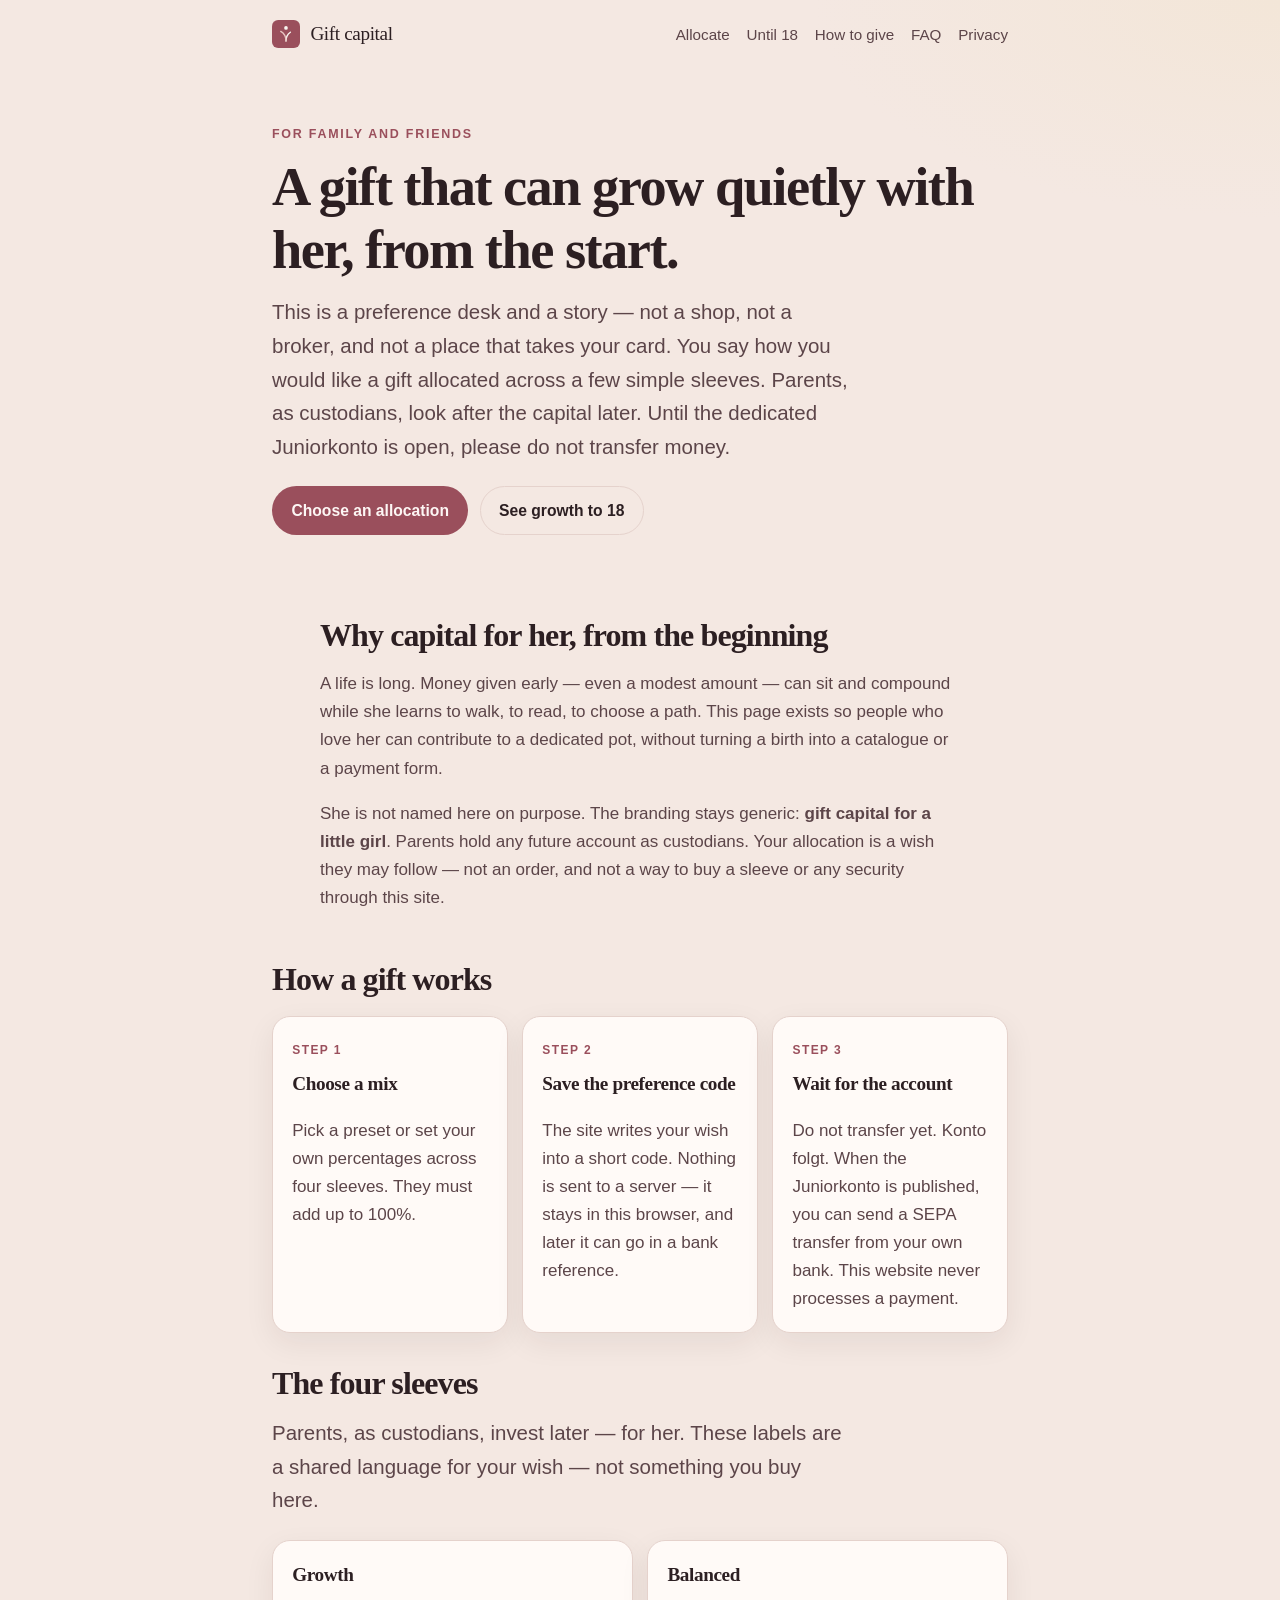
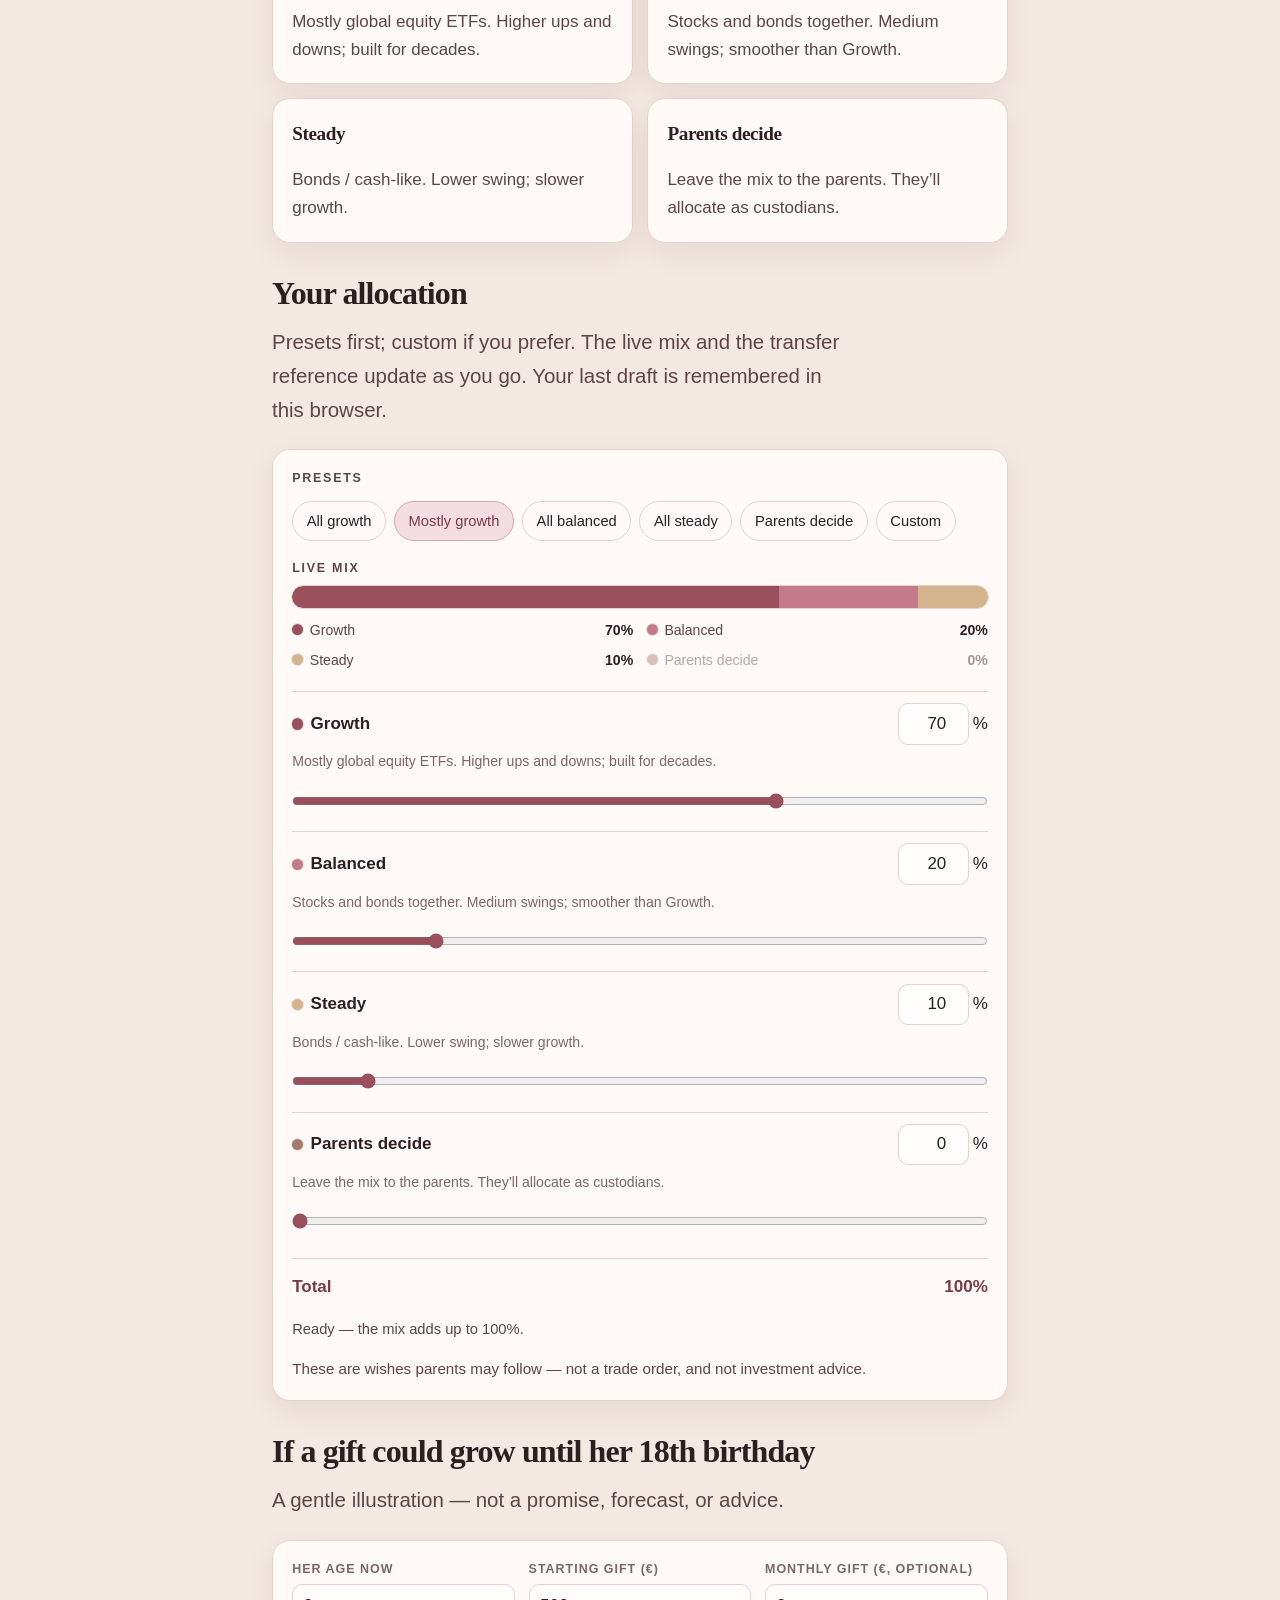
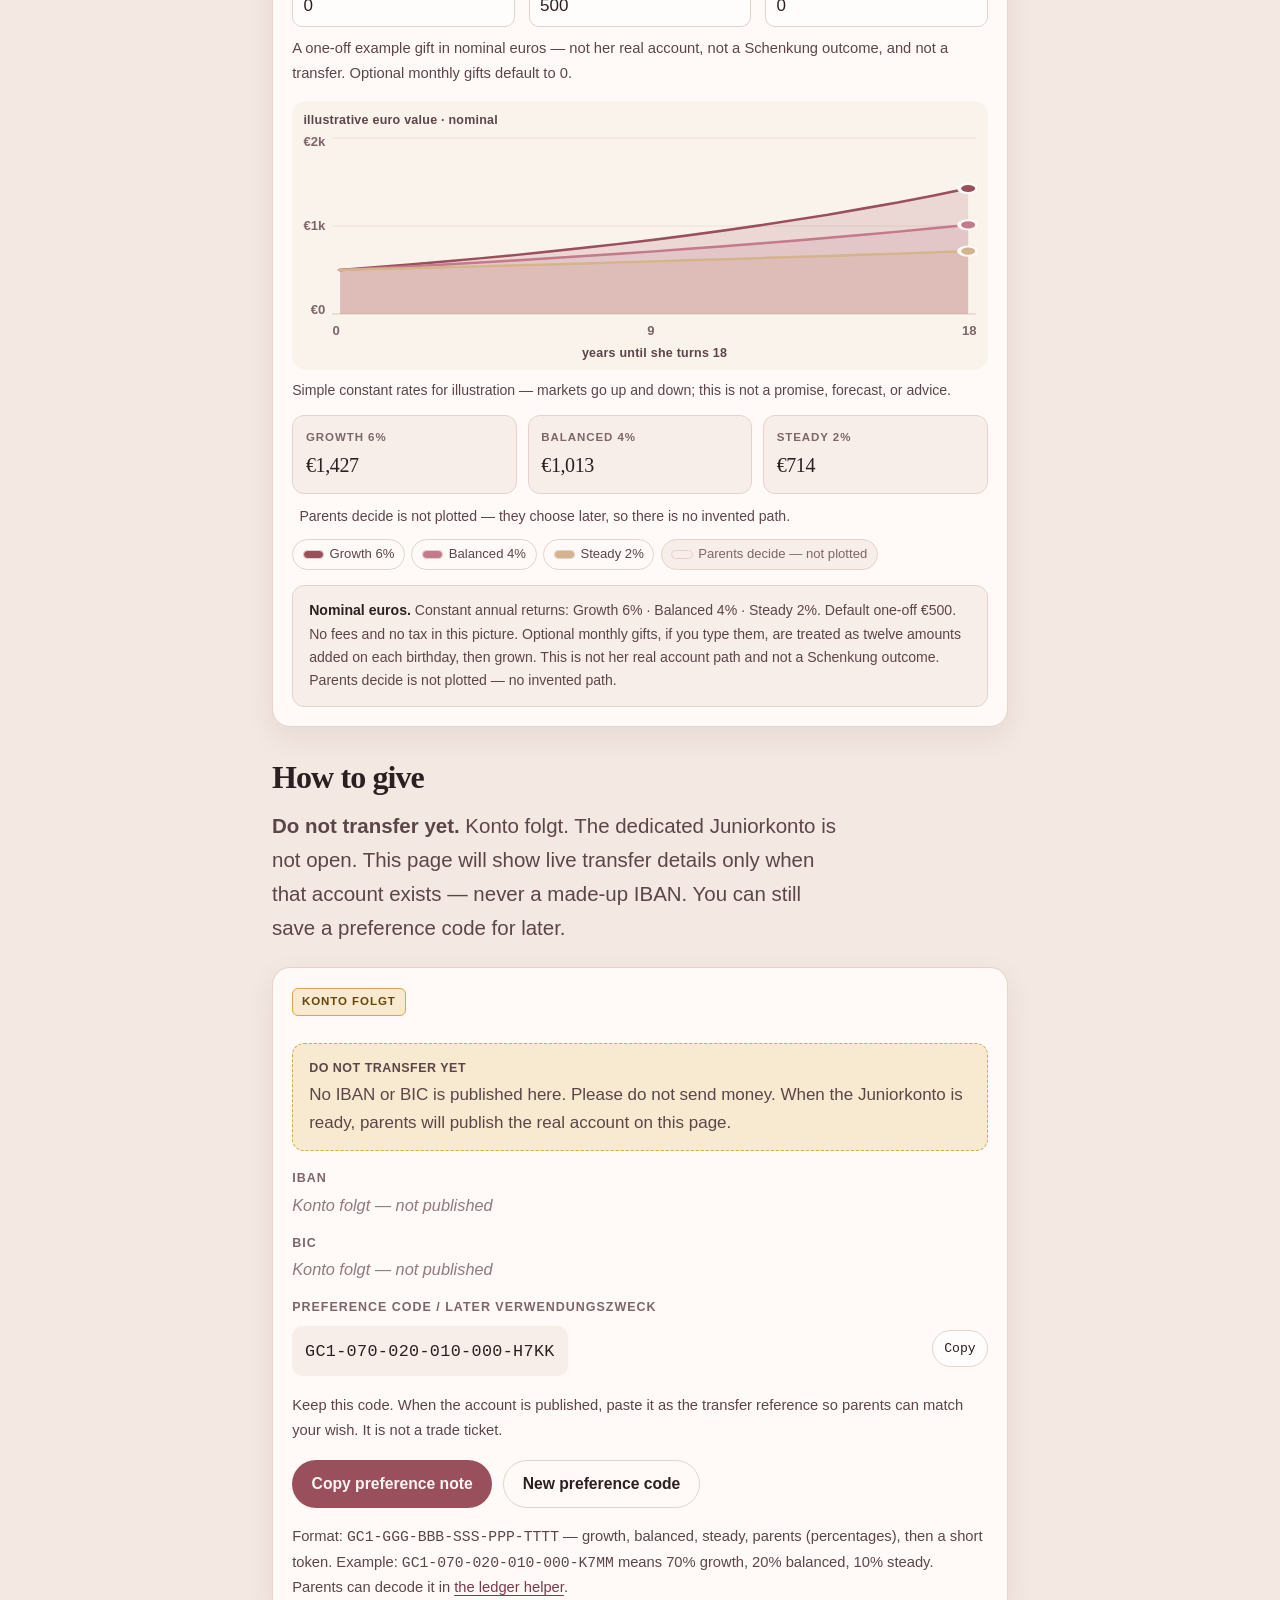
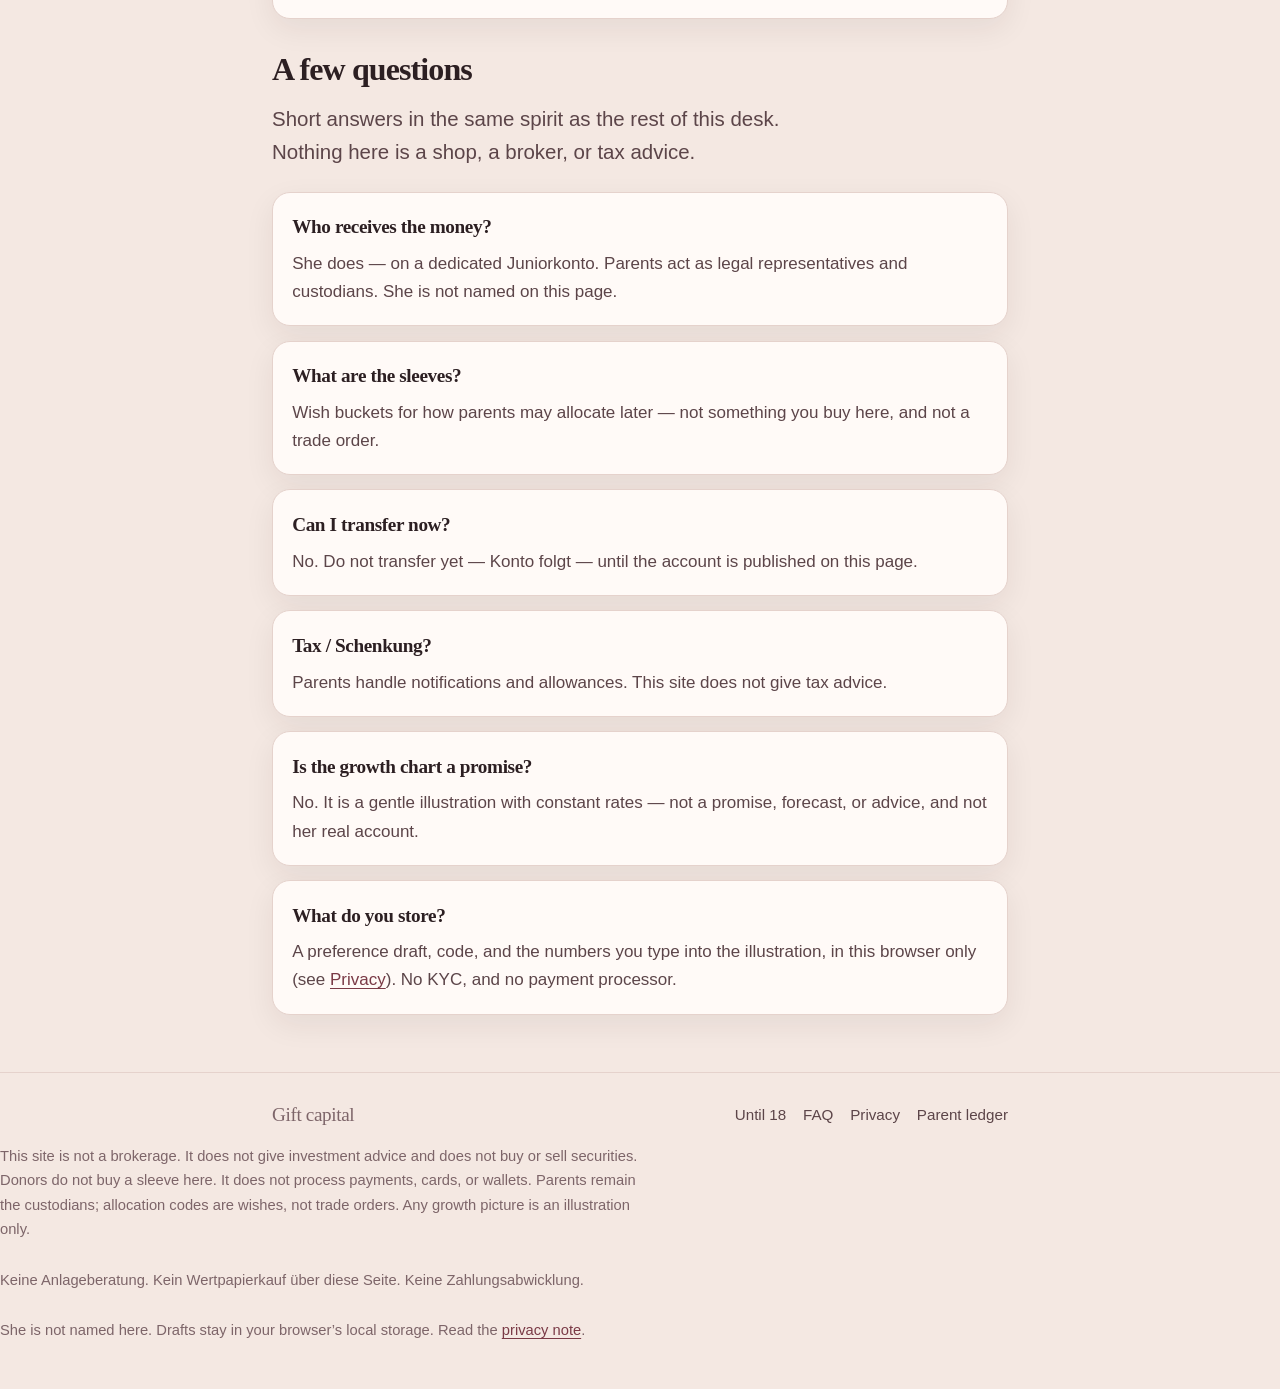
<file: index.html>
<!DOCTYPE html>
<html lang="en">
  <head>
    <meta charset="utf-8" />
    <meta name="viewport" content="width=device-width, initial-scale=1" />
    <title>Gift capital — a preference desk for long-horizon gifts</title>
    <meta
      name="description"
      content="A quiet way for family and friends to gift money toward a little girl’s long-horizon capital, and to say how they would like that gift looked after. Not a broker. Not a payment processor."
    />
    <meta name="theme-color" content="#f4e8e2" />
    <link rel="icon" href="assets/favicon.svg" type="image/svg+xml" />
    <link rel="stylesheet" href="css/styles.css" />
  </head>
  <body>
    <a class="skip-link" href="#main">Skip to content</a>
    <header class="site-header">
      <div class="wrap">
        <a class="wordmark" href="index.html">
          <svg width="28" height="28" viewBox="0 0 64 64" aria-hidden="true">
            <rect width="64" height="64" rx="14" fill="#9a4f5c" />
            <path d="M32 48c0-10 4-16 10-20" fill="none" stroke="#faf6f1" stroke-width="3.2" stroke-linecap="round" />
            <path d="M32 48c0-11-5-18-12-22" fill="none" stroke="#e8c4c0" stroke-width="3.2" stroke-linecap="round" />
            <circle cx="32" cy="18" r="4.2" fill="#faf6f1" />
          </svg>
          Gift capital
        </a>
        <nav class="nav-links" aria-label="Primary">
          <a href="#allocate">Allocate</a>
          <a href="#horizon">Until 18</a>
          <a href="#give">How to give</a>
          <a href="#faq">FAQ</a>
          <a href="privacy.html">Privacy</a>
        </nav>
      </div>
    </header>

    <main id="main">
      <section class="hero">
        <div class="wrap">
          <p class="kicker">For family and friends</p>
          <h1>A gift that can grow quietly with her, from the start.</h1>
          <p class="lede">
            This is a preference desk and a story — not a shop, not a broker, and not a place that takes your card.
            You say how you would like a gift allocated across a few simple sleeves. Parents, as custodians, look
            after the capital later. Until the dedicated Juniorkonto is open, please do not transfer money.
          </p>
          <div class="actions">
            <a class="btn" href="#allocate">Choose an allocation</a>
            <a class="btn btn-secondary" href="#horizon">See growth to 18</a>
          </div>
        </div>
      </section>

      <section class="section" id="why" aria-labelledby="why-title">
        <div class="wrap prose">
          <h2 id="why-title">Why capital for her, from the beginning</h2>
          <p>
            A life is long. Money given early — even a modest amount — can sit and compound while she learns
            to walk, to read, to choose a path. This page exists so people who love her can contribute to a
            dedicated pot, without turning a birth into a catalogue or a payment form.
          </p>
          <p>
            She is not named here on purpose. The branding stays generic:
            <strong>gift capital for a little girl</strong>. Parents hold any future account as custodians.
            Your allocation is a wish they may follow — not an order, and not a way to buy a sleeve or any
            security through this site.
          </p>
        </div>
      </section>

      <section class="section" id="how" aria-labelledby="how-title">
        <div class="wrap">
          <h2 id="how-title">How a gift works</h2>
          <div class="grid-3">
            <article class="card">
              <span class="step-num">Step 1</span>
              <h3>Choose a mix</h3>
              <p>Pick a preset or set your own percentages across four sleeves. They must add up to 100%.</p>
            </article>
            <article class="card">
              <span class="step-num">Step 2</span>
              <h3>Save the preference code</h3>
              <p>
                The site writes your wish into a short code. Nothing is sent to a server — it stays in this
                browser, and later it can go in a bank reference.
              </p>
            </article>
            <article class="card">
              <span class="step-num">Step 3</span>
              <h3>Wait for the account</h3>
              <p>
                Do not transfer yet. <span lang="de">Konto folgt.</span> When the Juniorkonto is published,
                you can send a SEPA transfer from your own bank. This website never processes a payment.
              </p>
            </article>
          </div>
        </div>
      </section>

      <section class="section" id="sleeves" aria-labelledby="sleeves-title">
        <div class="wrap">
          <h2 id="sleeves-title">The four sleeves</h2>
          <p class="lede">
            Parents, as custodians, invest later — for her. These labels are a shared language for your wish —
            not something you buy here.
          </p>
          <div class="grid-2">
            <article class="card sleeve-card">
              <h3>Growth</h3>
              <p>Mostly global equity ETFs. Higher ups and downs; built for decades.</p>
            </article>
            <article class="card sleeve-card">
              <h3>Balanced</h3>
              <p>Stocks and bonds together. Medium swings; smoother than Growth.</p>
            </article>
            <article class="card sleeve-card">
              <h3>Steady</h3>
              <p>Bonds / cash-like. Lower swing; slower growth.</p>
            </article>
            <article class="card sleeve-card">
              <h3>Parents decide</h3>
              <p>Leave the mix to the parents. They’ll allocate as custodians.</p>
            </article>
          </div>
        </div>
      </section>

      <section class="section" id="allocate" aria-labelledby="allocate-title">
        <div class="wrap">
          <h2 id="allocate-title">Your allocation</h2>
          <p class="lede">
            Presets first; custom if you prefer. The live mix and the transfer reference update as you go.
            Your last draft is remembered in this browser.
          </p>

          <div class="card panel">
            <p class="kicker">Presets</p>
            <div class="presets" role="group" aria-label="Allocation presets">
              <button type="button" class="chip" data-preset="growth">All growth</button>
              <button type="button" class="chip" data-preset="mostly">Mostly growth</button>
              <button type="button" class="chip" data-preset="balanced">All balanced</button>
              <button type="button" class="chip" data-preset="steady">All steady</button>
              <button type="button" class="chip" data-preset="parents">Parents decide</button>
              <button type="button" class="chip" data-preset="custom">Custom</button>
            </div>

            <div class="mix-visual">
              <p class="kicker" id="mix-legend-label">Live mix</p>
              <div class="mix" id="live-mix" role="img" aria-labelledby="mix-legend-label mix-summary"></div>
              <ul class="mix-legend" id="live-mix-legend"></ul>
              <p class="sr-only" id="mix-summary" data-summary></p>
            </div>

            <div class="sleeve-row">
              <label for="pct-growth"><span class="swatch g" aria-hidden="true"></span> Growth</label>
              <div class="pct">
                <input id="pct-growth" data-sleeve="growth" type="number" min="0" max="100" step="1" value="70" inputmode="numeric" />
                <span aria-hidden="true">%</span>
              </div>
              <p class="hint">Mostly global equity ETFs. Higher ups and downs; built for decades.</p>
              <label class="sr-only" for="range-growth">Growth slider</label>
              <input id="range-growth" data-sleeve="growth" type="range" min="0" max="100" step="1" value="70" />
            </div>

            <div class="sleeve-row">
              <label for="pct-balanced"><span class="swatch b" aria-hidden="true"></span> Balanced</label>
              <div class="pct">
                <input id="pct-balanced" data-sleeve="balanced" type="number" min="0" max="100" step="1" value="20" inputmode="numeric" />
                <span aria-hidden="true">%</span>
              </div>
              <p class="hint">Stocks and bonds together. Medium swings; smoother than Growth.</p>
              <label class="sr-only" for="range-balanced">Balanced slider</label>
              <input id="range-balanced" data-sleeve="balanced" type="range" min="0" max="100" step="1" value="20" />
            </div>

            <div class="sleeve-row">
              <label for="pct-steady"><span class="swatch s" aria-hidden="true"></span> Steady</label>
              <div class="pct">
                <input id="pct-steady" data-sleeve="steady" type="number" min="0" max="100" step="1" value="10" inputmode="numeric" />
                <span aria-hidden="true">%</span>
              </div>
              <p class="hint">Bonds / cash-like. Lower swing; slower growth.</p>
              <label class="sr-only" for="range-steady">Steady slider</label>
              <input id="range-steady" data-sleeve="steady" type="range" min="0" max="100" step="1" value="10" />
            </div>

            <div class="sleeve-row">
              <label for="pct-parents"><span class="swatch p" aria-hidden="true"></span> Parents decide</label>
              <div class="pct">
                <input id="pct-parents" data-sleeve="parents" type="number" min="0" max="100" step="1" value="0" inputmode="numeric" />
                <span aria-hidden="true">%</span>
              </div>
              <p class="hint">Leave the mix to the parents. They’ll allocate as custodians.</p>
              <label class="sr-only" for="range-parents">Parents decide slider</label>
              <input id="range-parents" data-sleeve="parents" type="range" min="0" max="100" step="1" value="0" />
            </div>

            <div class="total-bar" data-total-bar data-ok="true">
              <span>Total</span>
              <span><span data-total>100</span>%</span>
            </div>
            <p class="note" data-total-hint aria-live="polite">Ready — the mix adds up to 100%.</p>
            <p class="wish-note">These are wishes parents may follow — not a trade order, and not investment advice.</p>
          </div>
        </div>
      </section>

      <section class="section" id="horizon" aria-labelledby="horizon-title">
        <div class="wrap">
          <h2 id="horizon-title">If a gift could grow until her 18th birthday</h2>
          <p class="lede">A gentle illustration — not a promise, forecast, or advice.</p>

          <div class="card panel">
            <div class="horizon-form">
              <div class="horizon-field">
                <label for="horizon-age">Her age now</label>
                <input id="horizon-age" data-horizon="age" type="number" min="0" max="18" step="1" value="0" inputmode="numeric" />
              </div>
              <div class="horizon-field">
                <label for="horizon-lump">Starting gift (€)</label>
                <input id="horizon-lump" data-horizon="lump" type="number" min="0" max="1000000" step="50" value="500" inputmode="decimal" />
              </div>
              <div class="horizon-field">
                <label for="horizon-monthly">Monthly gift (€, optional)</label>
                <input id="horizon-monthly" data-horizon="monthly" type="number" min="0" max="20000" step="10" value="0" inputmode="decimal" />
              </div>
            </div>
            <p class="note horizon-hint">
              A one-off example gift in nominal euros — not her real account, not a
              <span lang="de">Schenkung</span> outcome, and not a transfer. Optional monthly gifts default to 0.
            </p>

            <div data-horizon-ready>
              <p class="sr-only" data-horizon-summary></p>
              <div class="horizon-chart-wrap" data-horizon-chart></div>
              <p class="chart-caption">
                Simple constant rates for illustration — markets go up and down; this is not a promise, forecast, or advice.
              </p>
              <div class="horizon-readout" data-horizon-readout></div>
              <div class="rate-pills" aria-label="Example yearly rates">
                <span><span class="swatch g"></span> Growth 6%</span>
                <span><span class="swatch b"></span> Balanced 4%</span>
                <span><span class="swatch s"></span> Steady 2%</span>
                <span class="is-muted"><span class="swatch is-muted"></span> Parents decide — not plotted</span>
              </div>
            </div>
            <p class="note" data-horizon-empty hidden></p>

            <p class="disclaimer">
              <strong>Nominal euros.</strong>
              Constant annual returns: Growth 6% · Balanced 4% · Steady 2%. Default one-off €500.
              No fees and no tax in this picture. Optional monthly gifts, if you type them, are treated as
              twelve amounts added on each birthday, then grown. This is not her real account path and not a
              <span lang="de">Schenkung</span> outcome. Parents decide is not plotted — no invented path.
            </p>
          </div>
        </div>
      </section>

      <section class="section" id="give" aria-labelledby="give-title">
        <div class="wrap">
          <h2 id="give-title">How to give</h2>
          <p class="lede">
            <strong>Do not transfer yet.</strong>
            <span lang="de">Konto folgt.</span>
            The dedicated Juniorkonto is not open. This page will show live transfer details only when that
            account exists — never a made-up IBAN. You can still save a preference code for later.
          </p>

          <div class="card transfer">
            <div data-waiting-block>
              <span class="placeholder-stamp">Konto folgt</span>
              <p class="warn">
                <strong>Do not transfer yet</strong>
                No IBAN or BIC is published here. Please do not send money. When the Juniorkonto is ready,
                parents will publish the real account on this page.
              </p>
            </div>

            <div data-live-account hidden>
              <dl>
                <div class="field">
                  <dt>Recipient / Empfänger</dt>
                  <dd>
                    <span data-holder></span>
                    <button type="button" class="copy-btn" data-copy="holder">Copy</button>
                  </dd>
                </div>
                <div class="field">
                  <dt>IBAN</dt>
                  <dd>
                    <span data-iban></span>
                    <button type="button" class="copy-btn" data-copy="iban">Copy</button>
                  </dd>
                </div>
                <div class="field">
                  <dt>BIC</dt>
                  <dd>
                    <span data-bic></span>
                    <button type="button" class="copy-btn" data-copy="bic">Copy</button>
                  </dd>
                </div>
                <div class="field">
                  <dt>Bank</dt>
                  <dd><span data-bank></span></dd>
                </div>
              </dl>
            </div>

            <dl>
              <div class="field is-disabled" data-waiting-field>
                <dt>IBAN</dt>
                <dd><span class="muted-value">Konto folgt — not published</span></dd>
              </div>
              <div class="field is-disabled" data-waiting-field>
                <dt>BIC</dt>
                <dd><span class="muted-value">Konto folgt — not published</span></dd>
              </div>
              <div class="field">
                <dt>Preference code / later Verwendungszweck</dt>
                <dd>
                  <span class="code-block" data-reference aria-live="polite">—</span>
                  <button type="button" class="copy-btn" data-copy="reference">Copy</button>
                </dd>
              </div>
            </dl>

            <p class="note" data-when-ready>
              Keep this code. When the account is published, paste it as the transfer reference so parents can
              match your wish. It is not a trade ticket.
            </p>
            <p class="warn" data-needs-100 hidden>
              The preference code appears when the four sleeves add up to 100%.
            </p>

            <div class="actions" style="margin-top: 1.1rem">
              <button type="button" class="btn" data-copy="slip">Copy preference note</button>
              <button type="button" class="btn btn-secondary" data-new-draft>New preference code</button>
            </div>
            <p class="note">
              Format: <code>GC1-GGG-BBB-SSS-PPP-TTTT</code> — growth, balanced, steady, parents (percentages),
              then a short token. Example: <code>GC1-070-020-010-000-K7MM</code> means 70% growth, 20% balanced,
              10% steady. Parents can decode it in
              <a href="ledger.html">the ledger helper</a>.
            </p>
          </div>
        </div>
      </section>

      <section class="section" id="faq" aria-labelledby="faq-title">
        <div class="wrap">
          <h2 id="faq-title">A few questions</h2>
          <p class="lede">
            Short answers in the same spirit as the rest of this desk. Nothing here is a shop, a broker, or
            tax advice.
          </p>
          <div class="faq-list">
            <article class="card faq-item">
              <h3>Who receives the money?</h3>
              <p>
                She does — on a dedicated Juniorkonto. Parents act as legal representatives and custodians.
                She is not named on this page.
              </p>
            </article>
            <article class="card faq-item">
              <h3>What are the sleeves?</h3>
              <p>
                Wish buckets for how parents may allocate later — not something you buy here, and not a
                trade order.
              </p>
            </article>
            <article class="card faq-item">
              <h3>Can I transfer now?</h3>
              <p>
                No. Do not transfer yet — <span lang="de">Konto folgt</span> — until the account is published
                on this page.
              </p>
            </article>
            <article class="card faq-item">
              <h3>Tax / <span lang="de">Schenkung</span>?</h3>
              <p>
                Parents handle notifications and allowances. This site does not give tax advice.
              </p>
            </article>
            <article class="card faq-item">
              <h3>Is the growth chart a promise?</h3>
              <p>
                No. It is a gentle illustration with constant rates — not a promise, forecast, or advice,
                and not her real account.
              </p>
            </article>
            <article class="card faq-item">
              <h3>What do you store?</h3>
              <p>
                A preference draft, code, and the numbers you type into the illustration, in this browser only
                (see <a href="privacy.html">Privacy</a>). No KYC, and no payment processor.
              </p>
            </article>
          </div>
        </div>
      </section>
    </main>

    <footer class="site-footer">
      <div class="wrap">
        <a class="wordmark" href="index.html">Gift capital</a>
        <nav class="nav-links" aria-label="Footer">
          <a href="#horizon">Until 18</a>
          <a href="#faq">FAQ</a>
          <a href="privacy.html">Privacy</a>
          <a href="ledger.html">Parent ledger</a>
        </nav>
      </div>
      <div class="wrap legal">
        <p>
          This site is not a brokerage. It does not give investment advice and does not buy or sell securities.
          Donors do not buy a sleeve here. It does not process payments, cards, or wallets. Parents remain the
          custodians; allocation codes are wishes, not trade orders. Any growth picture is an illustration only.
        </p>
        <p lang="de">
          Keine Anlageberatung. Kein Wertpapierkauf über diese Seite. Keine Zahlungsabwicklung.
        </p>
        <p>
          She is not named here. Drafts stay in your browser’s local storage. Read the
          <a href="privacy.html">privacy note</a>.
        </p>
      </div>
    </footer>

    <script src="js/config.js"></script>
    <script src="js/reference.js"></script>
    <script src="js/projection.js"></script>
    <script src="js/app.js"></script>
  </body>
</html>
</file>
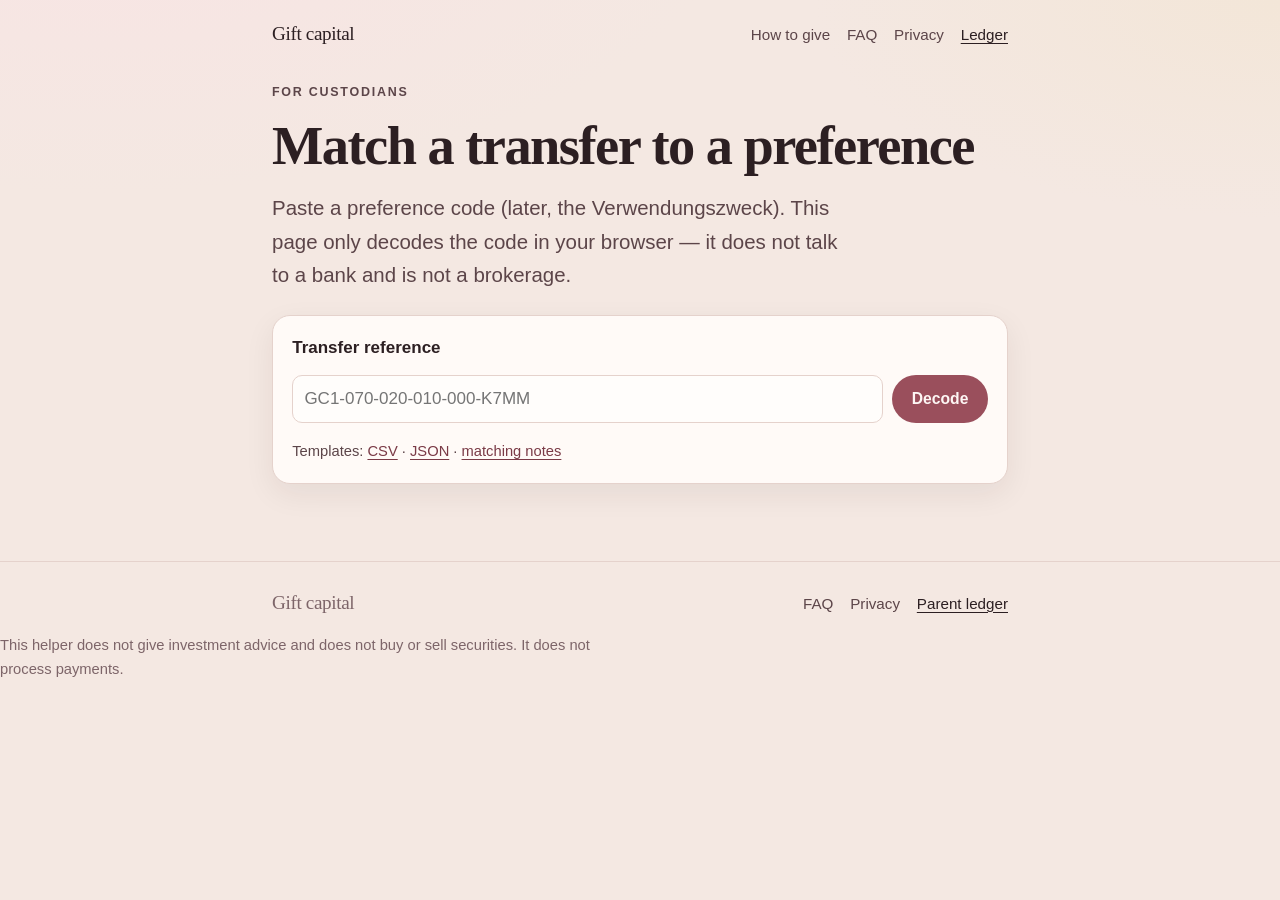
<file: ledger.html>
<!DOCTYPE html>
<html lang="en">
  <head>
    <meta charset="utf-8" />
    <meta name="viewport" content="width=device-width, initial-scale=1" />
    <title>Parent ledger helper — Gift capital</title>
    <meta
      name="description"
      content="Decode a gift-capital transfer reference and match it to the parent ledger templates."
    />
    <meta name="theme-color" content="#f4e8e2" />
    <link rel="icon" href="assets/favicon.svg" type="image/svg+xml" />
    <link rel="stylesheet" href="css/styles.css" />
  </head>
  <body>
    <a class="skip-link" href="#main">Skip to content</a>
    <header class="site-header">
      <div class="wrap">
        <a class="wordmark" href="index.html">Gift capital</a>
        <nav class="nav-links" aria-label="Primary">
          <a href="index.html#give">How to give</a>
          <a href="index.html#faq">FAQ</a>
          <a href="privacy.html">Privacy</a>
          <a href="ledger.html" aria-current="page">Ledger</a>
        </nav>
      </div>
    </header>

    <main id="main" class="section">
      <div class="wrap">
        <p class="kicker">For custodians</p>
        <h1 class="page-title">Match a transfer to a preference</h1>
        <p class="lede">
          Paste a preference code (later, the <span lang="de">Verwendungszweck</span>). This page only decodes
          the code in your browser — it does not talk to a bank and is not a brokerage.
        </p>

        <form id="decode-form" class="card" style="margin-bottom: 1.2rem">
          <label for="reference-input"><strong>Transfer reference</strong></label>
          <div class="input-row">
            <input
              id="reference-input"
              name="reference"
              type="text"
              autocomplete="off"
              spellcheck="false"
              placeholder="GC1-070-020-010-000-K7MM"
            />
            <button type="submit" class="btn">Decode</button>
          </div>
          <p class="note">
            Templates:
            <a href="ledger/gifts.template.csv">CSV</a>
            ·
            <a href="ledger/gifts.template.json">JSON</a>
            ·
            <a href="ledger/README.md">matching notes</a>
          </p>
        </form>

        <div id="decode-out" aria-live="polite"></div>
      </div>
    </main>

    <footer class="site-footer">
      <div class="wrap">
        <a class="wordmark" href="index.html">Gift capital</a>
        <nav class="nav-links" aria-label="Footer">
          <a href="index.html#faq">FAQ</a>
          <a href="privacy.html">Privacy</a>
          <a href="ledger.html" aria-current="page">Parent ledger</a>
        </nav>
      </div>
      <div class="wrap legal">
        <p>
          This helper does not give investment advice and does not buy or sell securities. It does not
          process payments.
        </p>
      </div>
    </footer>

    <script src="js/config.js"></script>
    <script src="js/reference.js"></script>
    <script src="js/projection.js"></script>
    <script src="js/ledger.js"></script>
  </body>
</html>
</file>
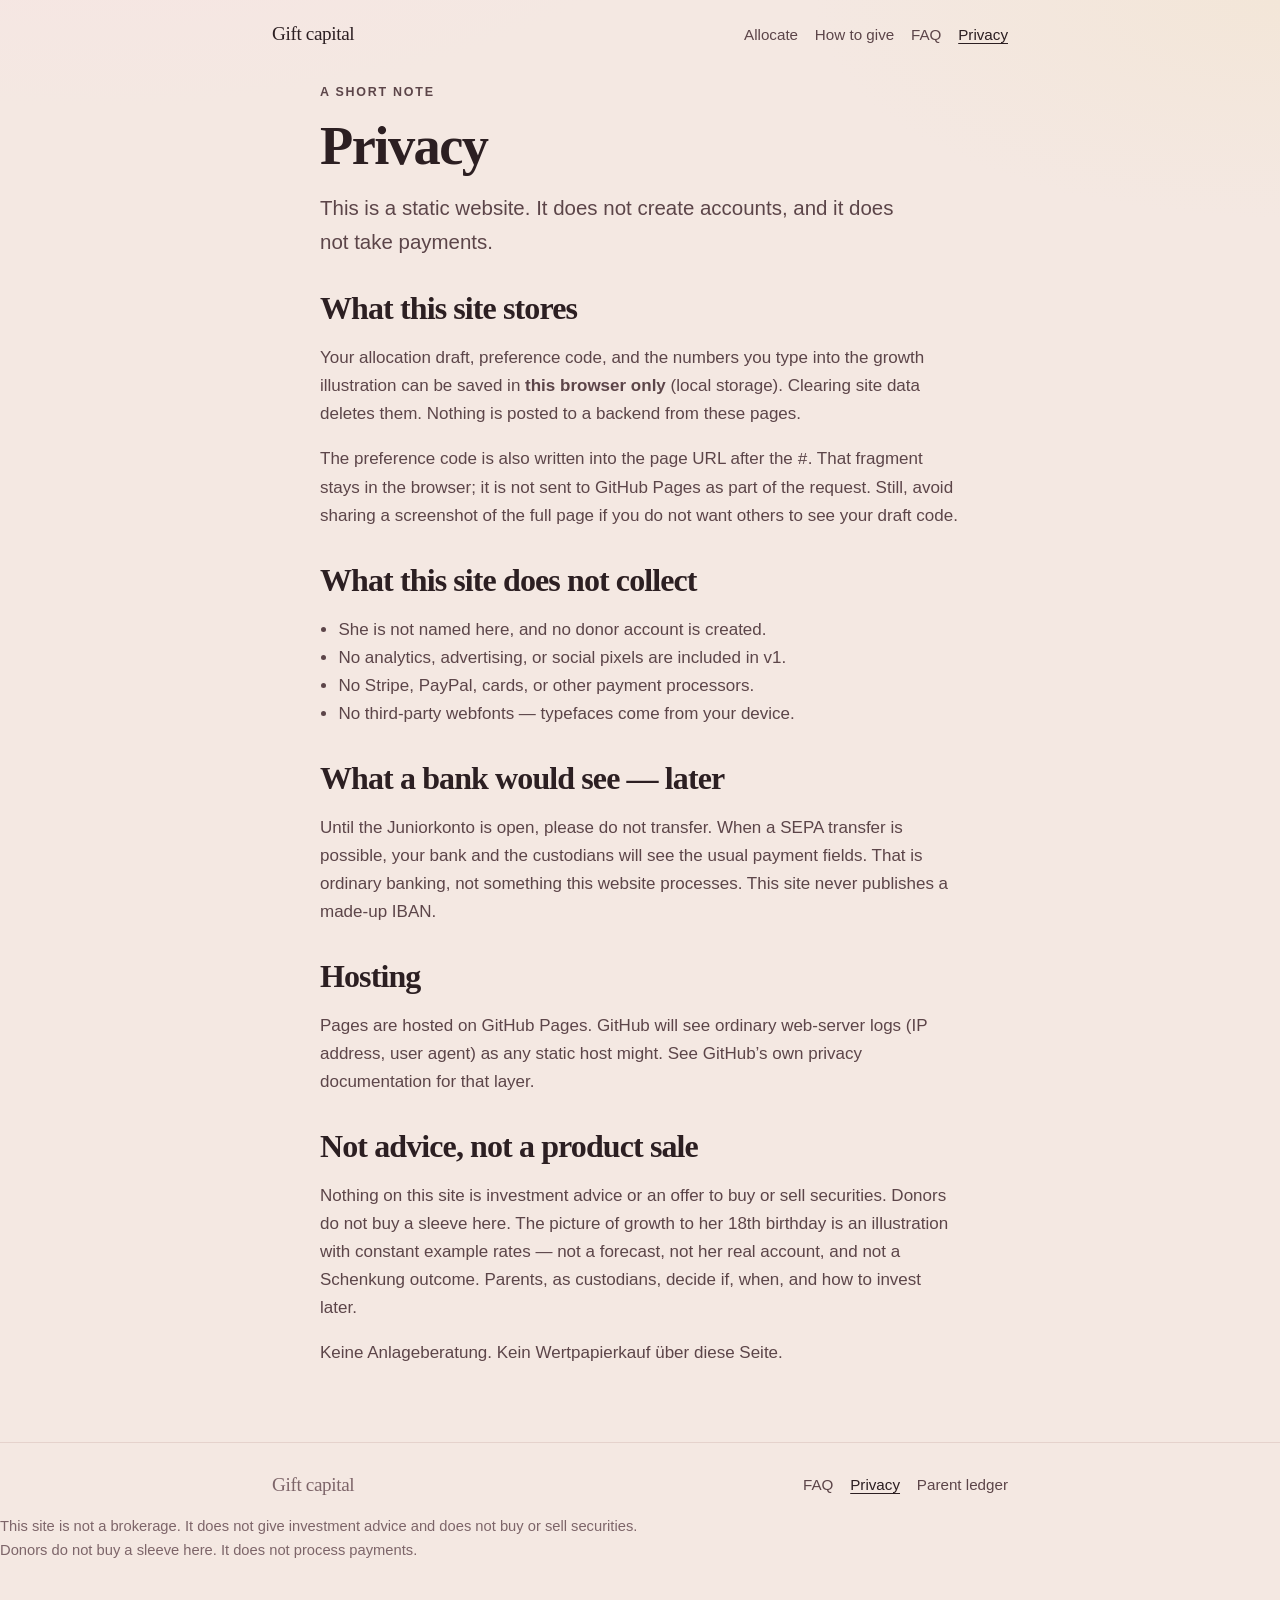
<file: privacy.html>
<!DOCTYPE html>
<html lang="en">
  <head>
    <meta charset="utf-8" />
    <meta name="viewport" content="width=device-width, initial-scale=1" />
    <title>Privacy — Gift capital</title>
    <meta
      name="description"
      content="Privacy note for the gift-capital preference desk. No accounts, no payment processors, no child name on this site."
    />
    <meta name="theme-color" content="#f4e8e2" />
    <link rel="icon" href="assets/favicon.svg" type="image/svg+xml" />
    <link rel="stylesheet" href="css/styles.css" />
  </head>
  <body>
    <a class="skip-link" href="#main">Skip to content</a>
    <header class="site-header">
      <div class="wrap">
        <a class="wordmark" href="index.html">Gift capital</a>
        <nav class="nav-links" aria-label="Primary">
          <a href="index.html#allocate">Allocate</a>
          <a href="index.html#give">How to give</a>
          <a href="index.html#faq">FAQ</a>
          <a href="privacy.html" aria-current="page">Privacy</a>
        </nav>
      </div>
    </header>

    <main id="main" class="section">
      <div class="wrap prose">
        <p class="kicker">A short note</p>
        <h1 class="page-title">Privacy</h1>
        <p class="lede">
          This is a static website. It does not create accounts, and it does not take payments.
        </p>

        <h2>What this site stores</h2>
        <p>
          Your allocation draft, preference code, and the numbers you type into the growth illustration can
          be saved in <strong>this browser only</strong> (local storage). Clearing site data deletes them.
          Nothing is posted to a backend from these pages.
        </p>
        <p>
          The preference code is also written into the page URL after the <code>#</code>. That fragment stays
          in the browser; it is not sent to GitHub Pages as part of the request. Still, avoid sharing a
          screenshot of the full page if you do not want others to see your draft code.
        </p>

        <h2>What this site does not collect</h2>
        <ul>
          <li>She is not named here, and no donor account is created.</li>
          <li>No analytics, advertising, or social pixels are included in v1.</li>
          <li>No Stripe, PayPal, cards, or other payment processors.</li>
          <li>No third-party webfonts — typefaces come from your device.</li>
        </ul>

        <h2>What a bank would see — later</h2>
        <p>
          Until the Juniorkonto is open, please do not transfer. When a SEPA transfer is possible, your bank
          and the custodians will see the usual payment fields. That is ordinary banking, not something this
          website processes. This site never publishes a made-up IBAN.
        </p>

        <h2>Hosting</h2>
        <p>
          Pages are hosted on GitHub Pages. GitHub will see ordinary web-server logs (IP address, user agent)
          as any static host might. See GitHub’s own privacy documentation for that layer.
        </p>

        <h2>Not advice, not a product sale</h2>
        <p>
          Nothing on this site is investment advice or an offer to buy or sell securities. Donors do not buy
          a sleeve here. The picture of growth to her 18th birthday is an illustration with constant example
          rates — not a forecast, not her real account, and not a <span lang="de">Schenkung</span> outcome.
          Parents, as custodians, decide if, when, and how to invest later.
        </p>
        <p lang="de">
          Keine Anlageberatung. Kein Wertpapierkauf über diese Seite.
        </p>
      </div>
    </main>

    <footer class="site-footer">
      <div class="wrap">
        <a class="wordmark" href="index.html">Gift capital</a>
        <nav class="nav-links" aria-label="Footer">
          <a href="index.html#faq">FAQ</a>
          <a href="privacy.html" aria-current="page">Privacy</a>
          <a href="ledger.html">Parent ledger</a>
        </nav>
      </div>
      <div class="wrap legal">
        <p>
          This site is not a brokerage. It does not give investment advice and does not buy or sell securities.
          Donors do not buy a sleeve here. It does not process payments.
        </p>
      </div>
    </footer>
  </body>
</html>
</file>
<file: css/styles.css>
/* Gift capital — calm, softly feminine, mobile-first, accessible */

:root {
  --bg: #f4e8e2;
  --bg-deep: #ead6cf;
  --paper: #fffaf7;
  --paper-2: #f8eee9;
  --ink: #2c1f22;
  --ink-soft: #5c4549;
  --muted: #7d6569;
  --rule: #e5d2cc;
  --rose: #9a4f5c;
  --rose-deep: #7a3a46;
  --rose-soft: #f3dde0;
  --blush: #e8b4bc;
  --cream: #faf3ec;
  --clay: #b45a4a;
  --warn-bg: #f8ead0;
  --warn-ink: #6a4308;
  --warn-edge: #d4a84b;
  --focus: #7a3a46;
  --shadow: 0 10px 30px rgba(44, 31, 34, 0.07);
  --radius: 18px;
  --font-serif: "Iowan Old Style", "Palatino Linotype", Palatino, "Times New Roman", Times, serif;
  --font-sans: "Avenir Next", "Segoe UI", "Helvetica Neue", Helvetica, Arial, sans-serif;
  --space: clamp(1rem, 3vw, 1.75rem);
  --measure: 40rem;
  --wide: 46rem;
  --growth: #9a4f5c;
  --balanced: #c47a8a;
  --steady: #d4b48c;
  --parents: #a67b6b;
}

*,
*::before,
*::after {
  box-sizing: border-box;
}

html {
  scroll-behavior: smooth;
}

@media (prefers-reduced-motion: reduce) {
  html {
    scroll-behavior: auto;
  }

  *,
  *::before,
  *::after {
    animation: none !important;
    transition: none !important;
  }
}

body {
  margin: 0;
  min-height: 100vh;
  color: var(--ink);
  background:
    radial-gradient(1100px 520px at 8% -12%, #f8e4e4 0%, transparent 58%),
    radial-gradient(900px 420px at 100% 0%, #f3e6d8 0%, transparent 52%),
    var(--bg);
  font-family: var(--font-sans);
  font-size: 1.0625rem;
  line-height: 1.65;
}

img,
svg {
  max-width: 100%;
}

a {
  color: var(--rose-deep);
  text-decoration-thickness: 1px;
  text-underline-offset: 0.18em;
}

a:hover {
  color: var(--clay);
}

:focus-visible {
  outline: 3px solid var(--focus);
  outline-offset: 3px;
}

.skip-link {
  position: absolute;
  left: 0.75rem;
  top: -3rem;
  z-index: 20;
  padding: 0.5rem 0.85rem;
  background: var(--ink);
  color: var(--paper);
  text-decoration: none;
  border-radius: 8px;
}

.skip-link:focus {
  top: 0.75rem;
}

.wrap {
  width: min(calc(100% - 2rem), var(--wide));
  margin-inline: auto;
}

.site-header {
  padding: 1.15rem 0 0.4rem;
}

.site-header .wrap,
.site-footer .wrap {
  display: flex;
  align-items: center;
  justify-content: space-between;
  gap: 1rem;
  flex-wrap: wrap;
}

.wordmark {
  display: inline-flex;
  align-items: center;
  gap: 0.65rem;
  color: inherit;
  text-decoration: none;
  font-family: var(--font-serif);
  font-size: 1.2rem;
  letter-spacing: -0.02em;
}

.wordmark svg {
  flex: none;
}

.nav-links {
  display: flex;
  flex-wrap: wrap;
  gap: 0.35rem 1.05rem;
  font-size: 0.95rem;
}

.nav-links a {
  color: var(--ink-soft);
  text-decoration: none;
}

.nav-links a:hover,
.nav-links a[aria-current="page"] {
  color: var(--ink);
  text-decoration: underline;
}

.hero {
  padding: clamp(2.2rem, 6vw, 4.2rem) 0 1.5rem;
}

.kicker {
  margin: 0 0 0.75rem;
  color: var(--rose);
  font-size: 0.78rem;
  font-weight: 700;
  letter-spacing: 0.14em;
  text-transform: uppercase;
}

.hero h1,
.page-title,
.section h2 {
  margin: 0 0 0.85rem;
  font-family: var(--font-serif);
  font-weight: 600;
  letter-spacing: -0.028em;
  line-height: 1.15;
}

.hero h1,
.page-title {
  font-size: clamp(2.15rem, 6.4vw, 3.4rem);
}

.lede,
.hero .lede {
  max-width: 36rem;
  margin: 0 0 1.4rem;
  color: var(--ink-soft);
  font-size: clamp(1.12rem, 2.4vw, 1.28rem);
}

.actions {
  display: flex;
  flex-wrap: wrap;
  gap: 0.7rem;
}

.btn {
  appearance: none;
  display: inline-flex;
  align-items: center;
  justify-content: center;
  min-height: 2.85rem;
  padding: 0.65rem 1.15rem;
  border: 1px solid transparent;
  border-radius: 999px;
  background: var(--rose);
  color: #fdf6f4;
  font: inherit;
  font-size: 0.98rem;
  font-weight: 600;
  text-decoration: none;
  cursor: pointer;
}

.btn:hover {
  background: var(--rose-deep);
  color: #fdf6f4;
}

.btn-secondary {
  background: transparent;
  border-color: var(--rule);
  color: var(--ink);
}

.btn-secondary:hover {
  background: var(--paper);
  color: var(--ink);
}

.btn:disabled {
  cursor: not-allowed;
  opacity: 0.45;
}

.section {
  padding: 1.6rem 0 0.4rem;
}

.section h2 {
  font-size: clamp(1.55rem, 3.6vw, 2rem);
}

.section p,
.prose p,
.prose li {
  color: var(--ink-soft);
}

.prose {
  max-width: var(--measure);
}

.prose h2 {
  margin-top: 2rem;
}

.prose ul {
  padding-left: 1.15rem;
}

.grid-3,
.grid-2 {
  display: grid;
  gap: 0.9rem;
  margin: 1.15rem 0 0;
}

.grid-3 {
  grid-template-columns: 1fr;
}

.grid-2 {
  grid-template-columns: 1fr;
}

@media (min-width: 720px) {
  .grid-3 {
    grid-template-columns: repeat(3, 1fr);
  }

  .grid-2 {
    grid-template-columns: 1fr 1fr;
  }
}

.card {
  background: var(--paper);
  border: 1px solid var(--rule);
  border-radius: var(--radius);
  box-shadow: var(--shadow);
  padding: 1.15rem 1.2rem 1.2rem;
}

.card h3 {
  margin: 0 0 0.4rem;
  font-family: var(--font-serif);
  font-size: 1.2rem;
  letter-spacing: -0.02em;
}

.card p:last-child {
  margin-bottom: 0;
}

.step-num {
  display: inline-block;
  margin-bottom: 0.45rem;
  color: var(--rose);
  font-size: 0.75rem;
  font-weight: 700;
  letter-spacing: 0.12em;
  text-transform: uppercase;
}

.sleeve-card .meta {
  margin: 0 0 0.45rem;
  color: var(--muted);
  font-size: 0.86rem;
}

.mix-visual {
  margin: 0 0 1.15rem;
}

.mix {
  display: flex;
  height: 1.35rem;
  overflow: hidden;
  border-radius: 999px;
  background: var(--paper-2);
  outline: 1px solid var(--rule);
}

.mix span {
  display: block;
  min-width: 0;
}

.mix .g,
.swatch.g { background: var(--growth); }
.mix .b,
.swatch.b { background: var(--balanced); }
.mix .s,
.swatch.s { background: var(--steady); }
.mix .p,
.swatch.p { background: var(--parents); }
.swatch.is-muted {
  background: #cfc4c0;
}
.mix .rest {
  background: transparent;
}

.mix-visual .kicker {
  margin-bottom: 0.45rem;
}

@media (max-width: 520px) {
  .mix-legend {
    grid-template-columns: 1fr;
  }

  .horizon-svg {
    height: 12.5rem;
  }

  .horizon-ylabels,
  .horizon-xlabels,
  .horizon-ytitle,
  .horizon-xtitle {
    font-size: 0.9rem;
  }
}

.mix-legend {
  display: grid;
  grid-template-columns: 1fr 1fr;
  gap: 0.45rem 0.85rem;
  margin: 0.7rem 0 0;
  padding: 0;
  list-style: none;
}

.mix-legend li {
  display: flex;
  align-items: baseline;
  gap: 0.4rem;
  min-width: 0;
  color: var(--ink-soft);
  font-size: 0.88rem;
}

.mix-legend li.is-zero {
  opacity: 0.45;
}

.mix-legend .swatch {
  flex: none;
  width: 0.7rem;
  height: 0.7rem;
  border-radius: 999px;
  outline: 1px solid rgba(44, 31, 34, 0.12);
}

.mix-legend .mix-name {
  flex: 1 1 auto;
  min-width: 0;
}

.mix-legend .mix-pct {
  font-variant-numeric: tabular-nums;
  font-weight: 650;
  color: var(--ink);
}

.panel {
  margin-top: 1.1rem;
}

.presets {
  display: flex;
  flex-wrap: wrap;
  gap: 0.5rem;
  margin: 0 0 1.1rem;
}

.chip {
  appearance: none;
  min-height: 2.5rem;
  padding: 0.4rem 0.85rem;
  border: 1px solid var(--rule);
  border-radius: 999px;
  background: var(--paper);
  color: var(--ink);
  font: inherit;
  font-size: 0.92rem;
  cursor: pointer;
}

.chip[aria-pressed="true"] {
  background: var(--rose-soft);
  border-color: #d4a8b0;
  color: var(--rose-deep);
}

.sleeve-row {
  display: grid;
  grid-template-columns: 1fr auto;
  gap: 0.35rem 1rem;
  align-items: center;
  padding: 0.7rem 0;
  border-top: 1px solid var(--rule);
}

.sleeve-row:first-of-type {
  border-top: 0;
}

.sleeve-row label {
  display: inline-flex;
  align-items: center;
  gap: 0.45rem;
  font-weight: 650;
}

.sleeve-row .swatch {
  width: 0.7rem;
  height: 0.7rem;
  border-radius: 999px;
  outline: 1px solid rgba(44, 31, 34, 0.12);
}

.sleeve-row .hint {
  grid-column: 1 / -1;
  margin: 0;
  color: var(--muted);
  font-size: 0.88rem;
}

.pct {
  display: flex;
  align-items: center;
  gap: 0.25rem;
}

.pct input[type="number"] {
  width: 4.4rem;
  min-height: 2.6rem;
  padding: 0.35rem 0.4rem;
  border: 1px solid var(--rule);
  border-radius: 10px;
  background: #fffdfb;
  color: inherit;
  font: inherit;
  text-align: right;
}

.sleeve-row input[type="range"] {
  grid-column: 1 / -1;
  width: 100%;
  height: 2.4rem;
  margin: 0.15rem 0 0;
  accent-color: var(--rose);
}

.total-bar {
  display: flex;
  justify-content: space-between;
  align-items: baseline;
  gap: 1rem;
  margin-top: 0.4rem;
  padding-top: 0.85rem;
  border-top: 1px solid var(--rule);
  font-weight: 650;
}

.total-bar[data-ok="true"] {
  color: var(--rose-deep);
}

.total-bar[data-ok="false"] {
  color: var(--clay);
}

.sr-only {
  position: absolute;
  width: 1px;
  height: 1px;
  padding: 0;
  margin: -1px;
  overflow: hidden;
  clip: rect(0, 0, 0, 0);
  white-space: nowrap;
  border: 0;
}

.warn {
  margin: 1rem 0 0;
  padding: 0.85rem 1rem;
  border: 1px dashed var(--warn-edge);
  border-radius: 12px;
  background: var(--warn-bg);
  color: var(--warn-ink);
}

.warn strong {
  display: block;
  margin-bottom: 0.15rem;
  letter-spacing: 0.04em;
  text-transform: uppercase;
  font-size: 0.78rem;
}

.wish-note {
  margin: 0.85rem 0 0;
  color: var(--ink-soft);
  font-size: 0.95rem;
}

.faq-list {
  display: grid;
  gap: 0.9rem;
  margin: 1.15rem 0 0;
}

.faq-item h3 {
  margin: 0 0 0.45rem;
}

.faq-item p {
  margin: 0;
}

.transfer {
  position: relative;
}

.transfer .placeholder-stamp {
  display: inline-block;
  margin-bottom: 0.7rem;
  padding: 0.22rem 0.55rem;
  border: 1px solid var(--warn-edge);
  border-radius: 6px;
  background: var(--warn-bg);
  color: var(--warn-ink);
  font-size: 0.72rem;
  font-weight: 800;
  letter-spacing: 0.08em;
  text-transform: uppercase;
}

.field.is-disabled dd {
  color: var(--muted);
  font-family: var(--font-sans);
  font-style: italic;
}

.field.is-disabled .muted-value {
  opacity: 0.85;
}

.field {
  margin: 0.85rem 0 0;
}

.field dt {
  margin: 0;
  color: var(--muted);
  font-size: 0.78rem;
  font-weight: 700;
  letter-spacing: 0.08em;
  text-transform: uppercase;
}

.field dd {
  display: flex;
  align-items: center;
  justify-content: space-between;
  gap: 0.75rem;
  margin: 0.2rem 0 0;
  font-family: ui-monospace, "SF Mono", Menlo, Consolas, monospace;
  font-size: 1.02rem;
  word-break: break-word;
}

.code-block {
  margin: 0.35rem 0 0;
  padding: 0.7rem 0.8rem;
  border-radius: 10px;
  background: var(--paper-2);
  font-family: ui-monospace, "SF Mono", Menlo, Consolas, monospace;
  font-size: 1.05rem;
  letter-spacing: 0.02em;
}

.copy-btn {
  flex: none;
  min-height: 2.3rem;
  padding: 0.25rem 0.7rem;
  border: 1px solid var(--rule);
  border-radius: 999px;
  background: #fffdfb;
  color: var(--ink);
  font: inherit;
  font-size: 0.82rem;
  cursor: pointer;
}

.note {
  margin-top: 1rem;
  color: var(--muted);
  font-size: 0.92rem;
}

.site-footer {
  margin-top: 3.2rem;
  padding: 1.6rem 0 2.4rem;
  border-top: 1px solid var(--rule);
  color: var(--muted);
  font-size: 0.92rem;
}

.legal {
  max-width: var(--measure);
  margin: 0.85rem 0 0;
}

.legal p {
  margin: 0 0 0.65rem;
}

.status {
  min-height: 1.3em;
  margin: 0.4rem 0 0;
  color: var(--rose-deep);
  font-size: 0.9rem;
}

.input-row {
  display: flex;
  flex-wrap: wrap;
  gap: 0.6rem;
  margin: 0.8rem 0 1rem;
}

.input-row input,
.input-row textarea {
  flex: 1 1 16rem;
  min-height: 2.8rem;
  padding: 0.55rem 0.7rem;
  border: 1px solid var(--rule);
  border-radius: 10px;
  background: #fffdfb;
  color: inherit;
  font: inherit;
}

.table-wrap {
  overflow-x: auto;
}

table {
  width: 100%;
  border-collapse: collapse;
  font-size: 0.95rem;
}

th,
td {
  padding: 0.55rem 0.45rem;
  border-bottom: 1px solid var(--rule);
  text-align: left;
  vertical-align: top;
}

th {
  color: var(--muted);
  font-size: 0.78rem;
  letter-spacing: 0.06em;
  text-transform: uppercase;
}

.horizon-form {
  display: grid;
  gap: 0.85rem;
  margin: 0 0 0.55rem;
}

.horizon-hint {
  margin: 0 0 1rem;
}

@media (min-width: 640px) {
  .horizon-form {
    grid-template-columns: 1fr 1fr 1fr;
  }
}

.horizon-field {
  display: flex;
  flex-direction: column;
  gap: 0.3rem;
}

.horizon-field label {
  color: var(--muted);
  font-size: 0.78rem;
  font-weight: 700;
  letter-spacing: 0.08em;
  text-transform: uppercase;
}

.horizon-field input {
  width: 100%;
  min-height: 2.7rem;
  padding: 0.4rem 0.65rem;
  border: 1px solid var(--rule);
  border-radius: 10px;
  background: #fffdfb;
  color: inherit;
  font: inherit;
}

.horizon-chart-wrap {
  margin: 0.2rem 0 0.55rem;
  padding: 0.7rem 0.7rem 0.55rem;
  border-radius: 14px;
  background: var(--cream);
  overflow: hidden;
}

.horizon-plot {
  display: grid;
  grid-template-columns: auto 1fr;
  grid-template-rows: auto 1fr auto auto;
  gap: 0.35rem 0.45rem;
  align-items: stretch;
}

.horizon-ytitle,
.horizon-xtitle {
  margin: 0;
  color: var(--muted);
  font-size: 0.78rem;
  font-weight: 650;
  letter-spacing: 0.02em;
  line-height: 1.3;
}

.horizon-ytitle {
  grid-column: 1 / -1;
}

.horizon-xtitle {
  grid-column: 2;
  text-align: center;
}

.horizon-ylabels {
  grid-column: 1;
  grid-row: 2;
  display: flex;
  flex-direction: column;
  justify-content: space-between;
  color: var(--muted);
  font-size: 0.82rem;
  font-weight: 650;
  font-variant-numeric: tabular-nums;
  text-align: right;
  line-height: 1;
  padding: 0.1rem 0;
}

.horizon-canvas {
  grid-column: 2;
  grid-row: 2;
  min-width: 0;
}

.horizon-svg {
  display: block;
  width: 100%;
  height: 11.5rem;
}

.horizon-xlabels {
  grid-column: 2;
  grid-row: 3;
  display: flex;
  justify-content: space-between;
  color: var(--muted);
  font-size: 0.82rem;
  font-weight: 650;
  line-height: 1.2;
}

.horizon-svg .grid {
  stroke: rgba(154, 79, 92, 0.12);
  stroke-width: 1;
}

.horizon-svg .axis {
  stroke: var(--rule);
  stroke-width: 1.2;
}

.horizon-svg .tick {
  fill: var(--muted);
  font-size: 13px;
  font-weight: 650;
  font-family: var(--font-sans);
}

.horizon-svg .series-area.g { fill: var(--growth); opacity: 0.16; }
.horizon-svg .series-area.b { fill: var(--balanced); opacity: 0.18; }
.horizon-svg .series-area.s { fill: var(--steady); opacity: 0.22; }

.horizon-svg .series-line {
  stroke-width: 2.4;
  stroke-linejoin: round;
  stroke-linecap: round;
}

.horizon-svg .series-line.g { stroke: var(--growth); }
.horizon-svg .series-line.b { stroke: var(--balanced); }
.horizon-svg .series-line.s { stroke: var(--steady); }

.horizon-svg .end-dot {
  stroke: #fffaf7;
  stroke-width: 2;
}

.horizon-svg .end-dot.g { fill: var(--growth); }
.horizon-svg .end-dot.b { fill: var(--balanced); }
.horizon-svg .end-dot.s { fill: var(--steady); }

.chart-caption {
  margin: 0 0 0.85rem;
  color: var(--ink-soft);
  font-size: 0.88rem;
}

.horizon-readout {
  display: grid;
  gap: 0.65rem;
  margin: 0.15rem 0 0.2rem;
}

@media (min-width: 640px) {
  .horizon-readout {
    grid-template-columns: 1fr 1fr 1fr;
  }
}

.horizon-stat {
  padding: 0.7rem 0.8rem;
  border-radius: 12px;
  background: var(--paper-2);
  border: 1px solid var(--rule);
}

.horizon-stat .label {
  display: block;
  margin-bottom: 0.15rem;
  color: var(--muted);
  font-size: 0.72rem;
  font-weight: 700;
  letter-spacing: 0.08em;
  text-transform: uppercase;
}

.horizon-stat .value {
  font-family: var(--font-serif);
  font-size: 1.25rem;
  letter-spacing: -0.02em;
}

.horizon-muted {
  grid-column: 1 / -1;
  display: flex;
  align-items: flex-start;
  gap: 0.45rem;
  margin: 0;
  color: var(--muted);
  font-size: 0.88rem;
}

.horizon-muted .swatch {
  margin-top: 0.35rem;
}

.disclaimer {
  margin: 0.95rem 0 0;
  padding: 0.85rem 1rem;
  border-radius: 12px;
  background: var(--paper-2);
  border: 1px solid var(--rule);
  color: var(--ink-soft);
  font-size: 0.88rem;
}

.disclaimer strong {
  color: var(--ink);
}

.rate-pills {
  display: flex;
  flex-wrap: wrap;
  gap: 0.4rem;
  margin: 0.7rem 0 0;
}

.rate-pills span {
  display: inline-flex;
  align-items: center;
  gap: 0.35rem;
  padding: 0.22rem 0.6rem;
  border-radius: 999px;
  background: var(--paper);
  border: 1px solid var(--rule);
  font-size: 0.82rem;
  color: var(--ink-soft);
}

.rate-pills span.is-muted {
  color: var(--muted);
  background: var(--paper-2);
}

.rate-pills .swatch {
  width: 0.55rem;
  height: 0.55rem;
  border-radius: 999px;
}

@media print {
  body {
    background: #fff;
  }

  .site-header .nav-links,
  .actions,
  .copy-btn,
  .presets,
  .skip-link {
    display: none !important;
  }

  .card,
  .transfer {
    box-shadow: none;
  }
}
</file>
